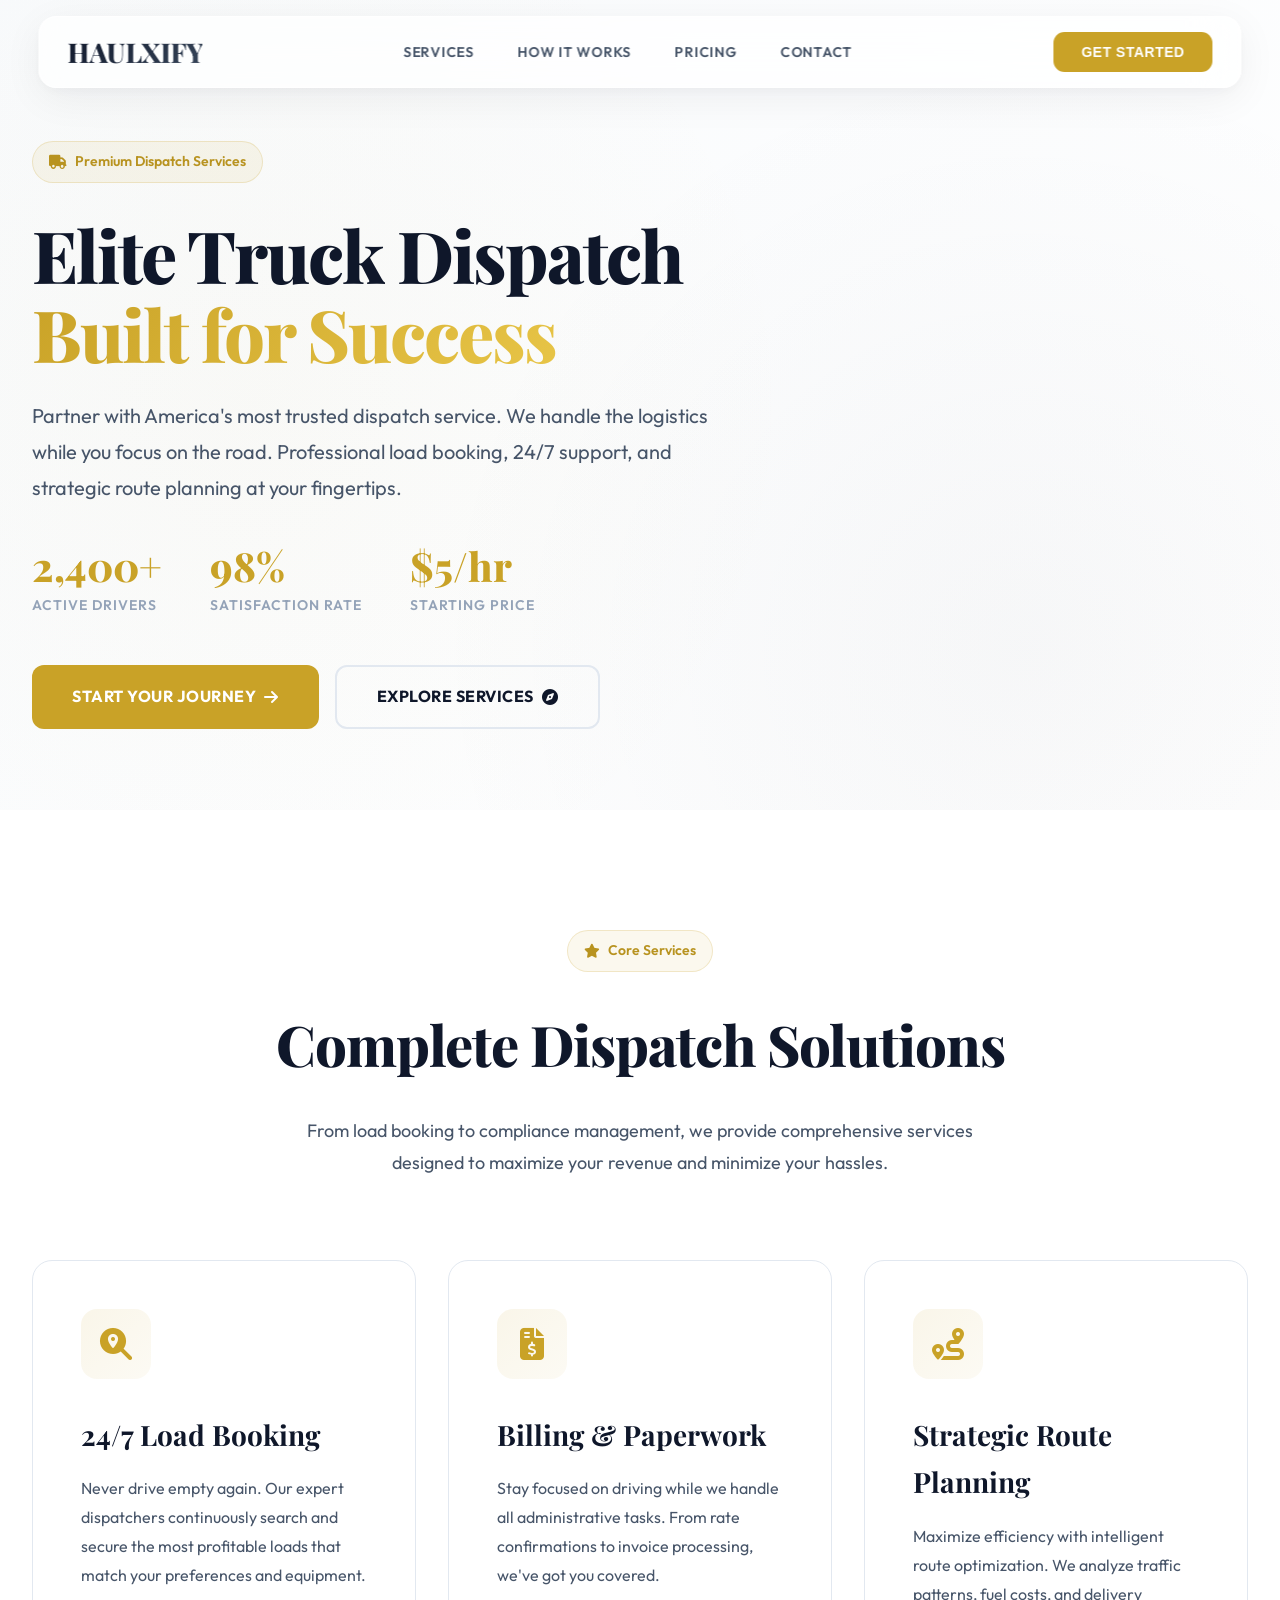
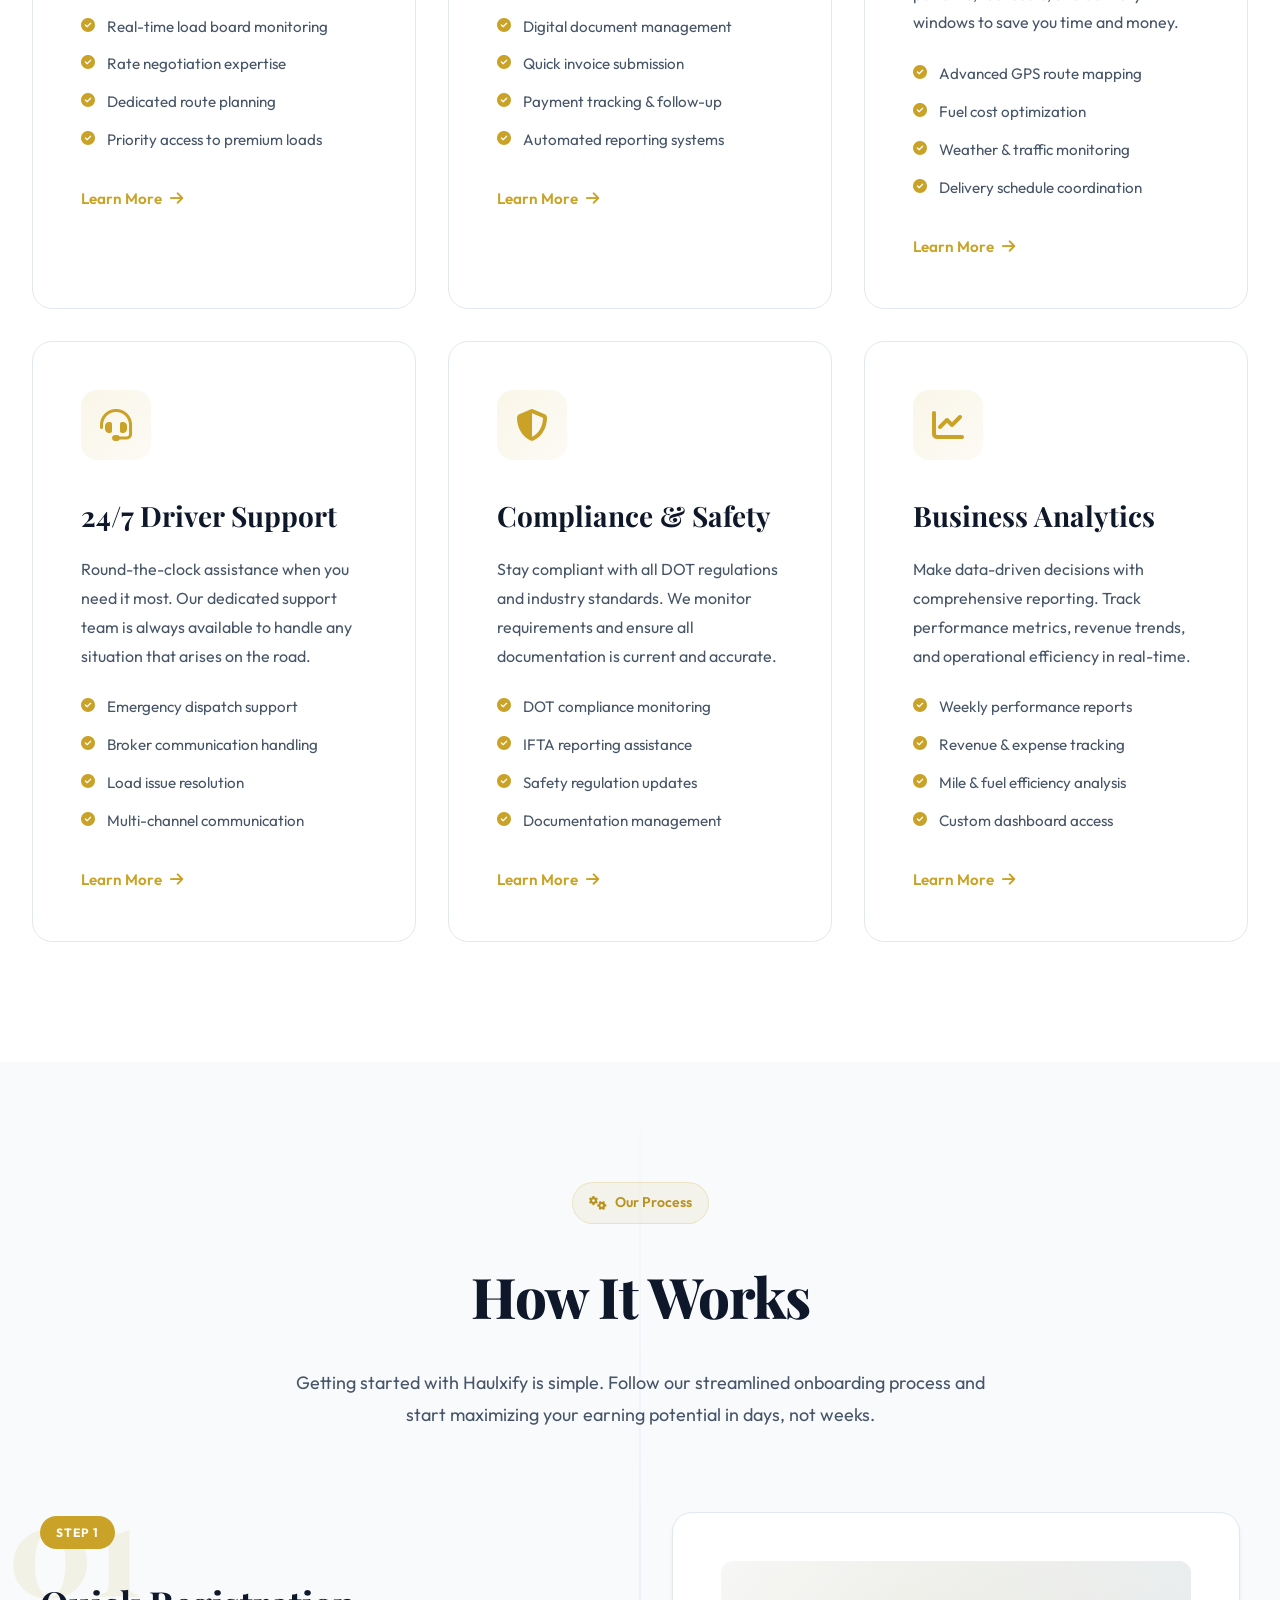
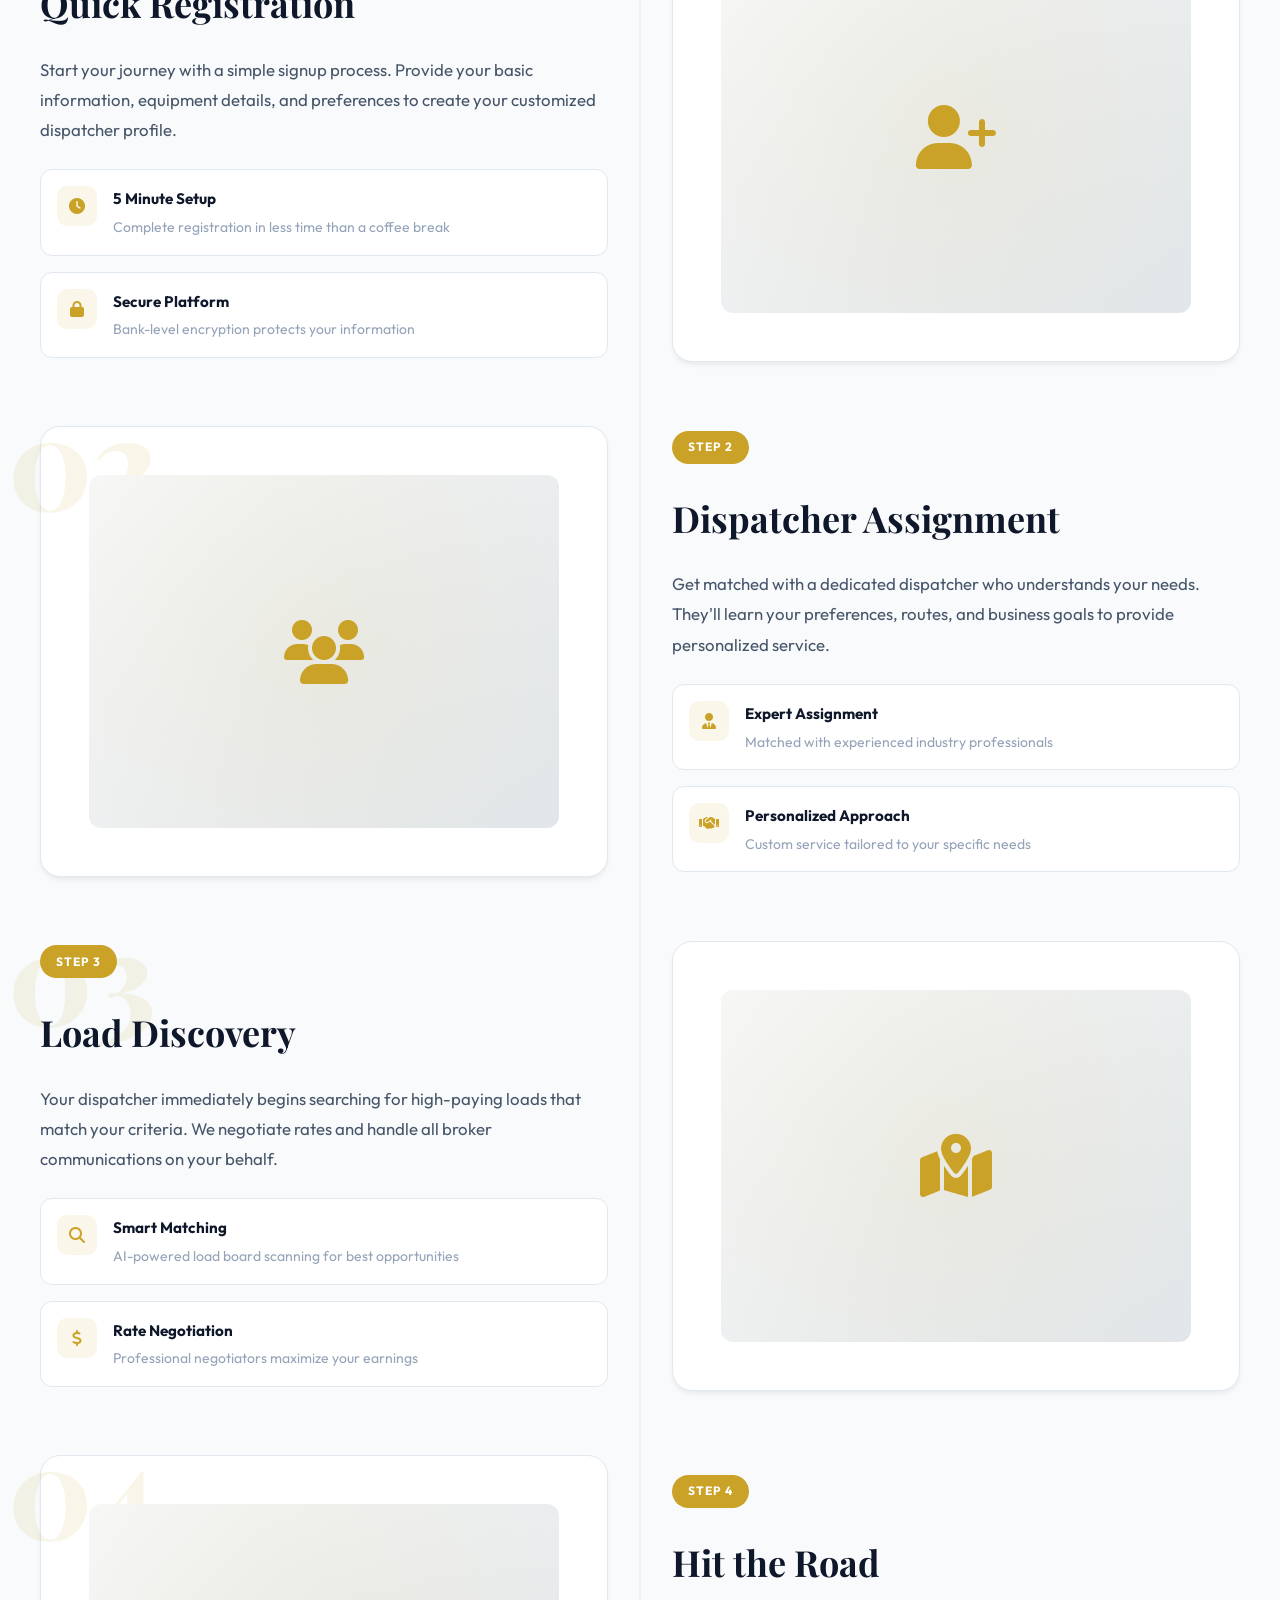
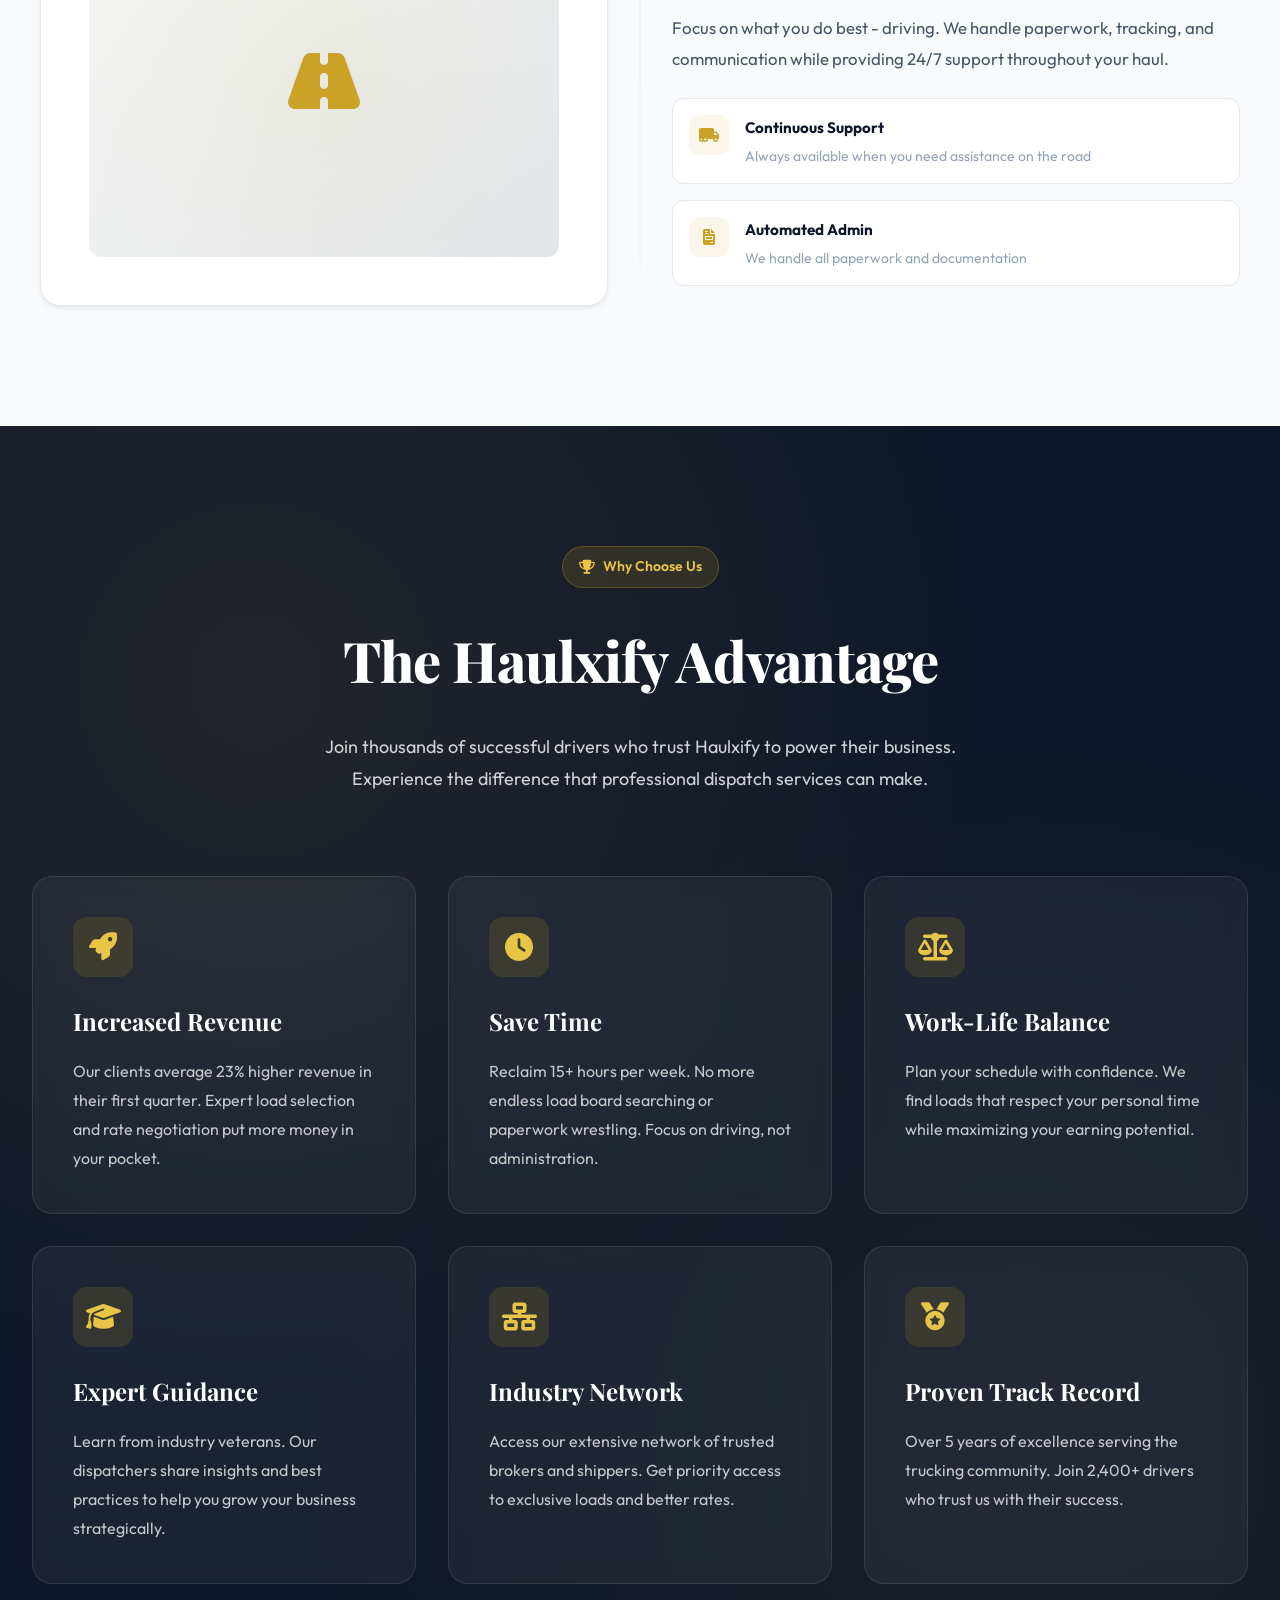
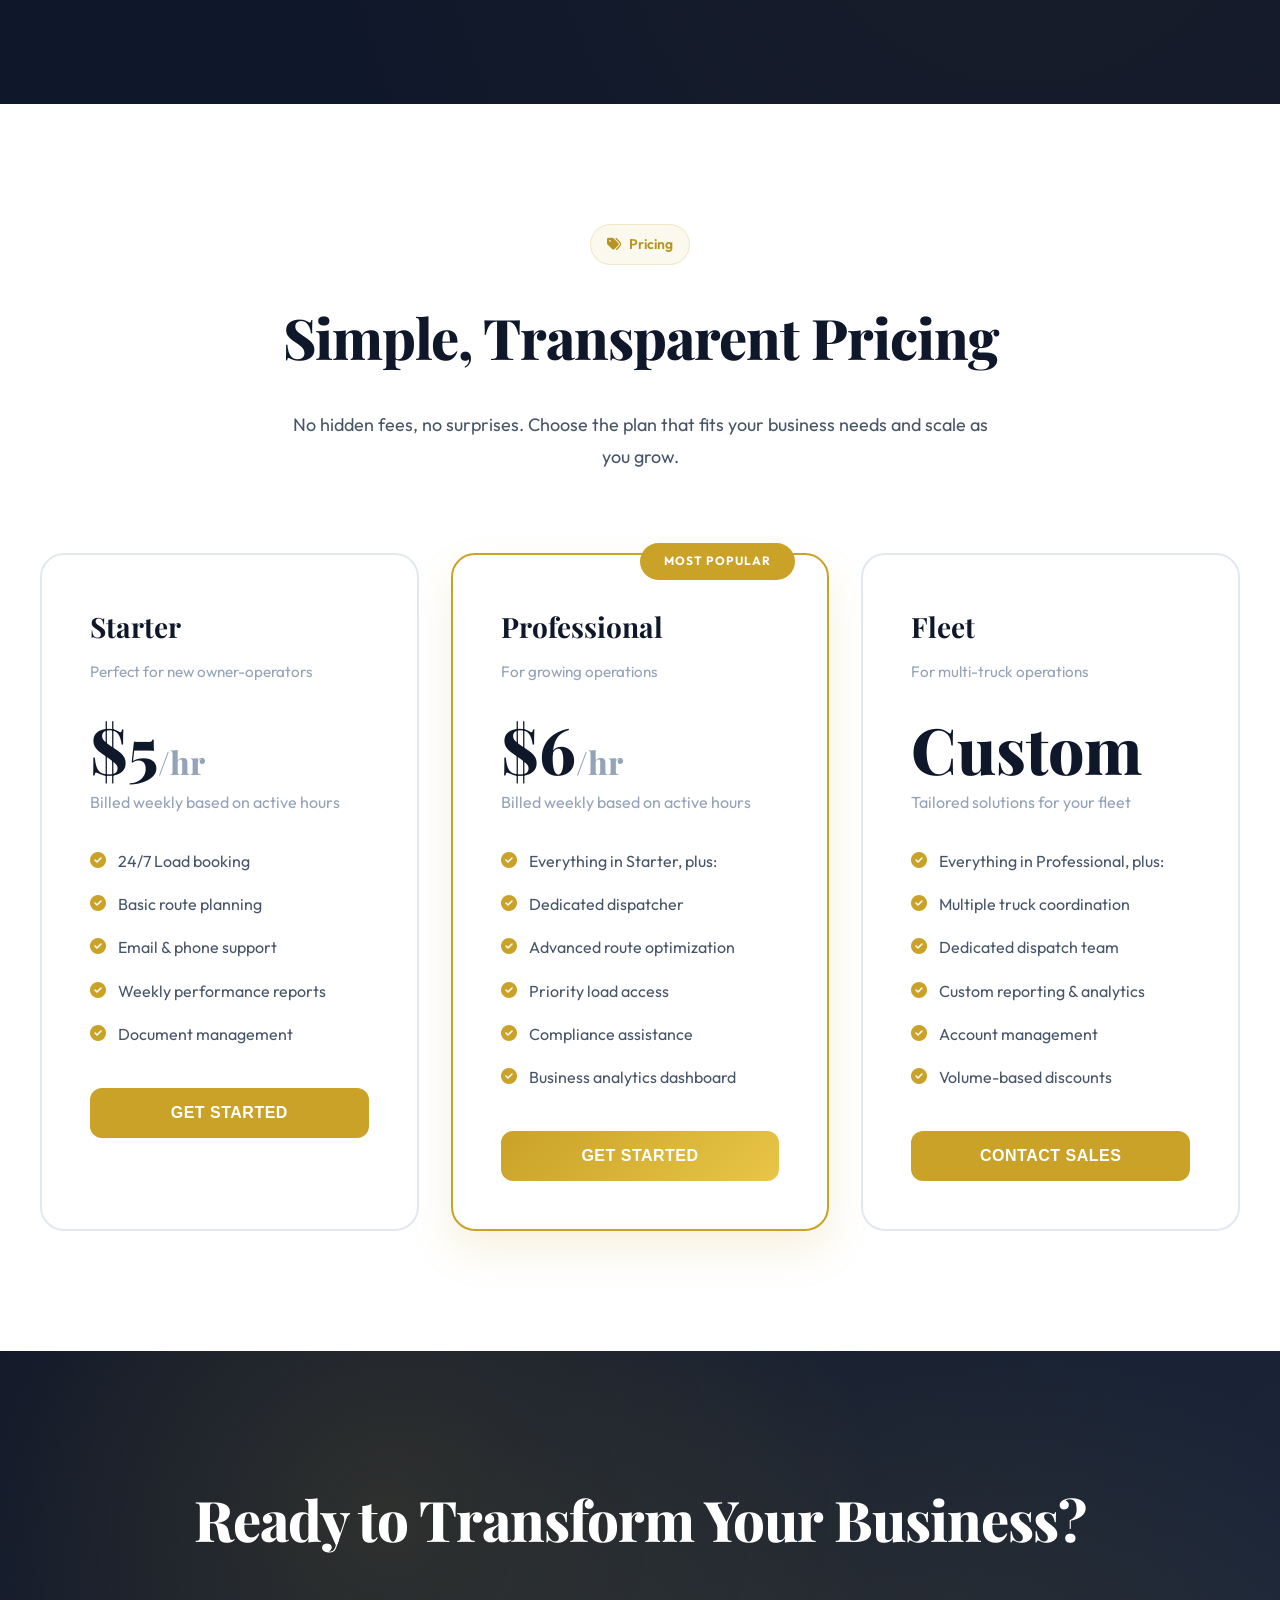
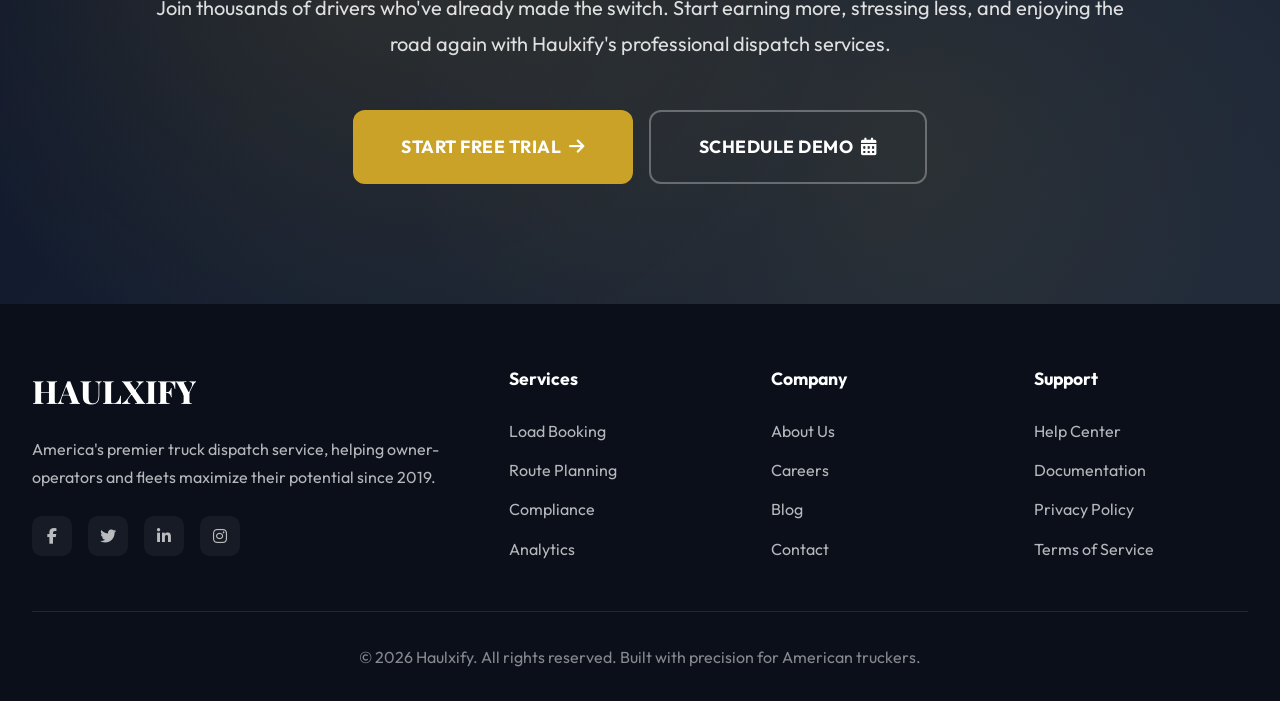
<file: truck-dispatch.html>
<!DOCTYPE html>
<html lang="en">
<head>
    <meta charset="UTF-8">
    <meta name="viewport" content="width=device-width, initial-scale=1.0">
    <title>Truck Dispatch Services | Haulxify</title>
    <link rel="icon" href="data:image/svg+xml,<svg xmlns=%22http://www.w3.org/2000/svg%22 viewBox=%220 0 100 100%22><rect width=%22100%22 height=%22100%22 rx=%2220%22 fill=%22%230d1929%22/><text x=%2250%25%22 y=%2255%25%22 dominant-baseline=%22middle%22 text-anchor=%22middle%22 font-family=%22Georgia, serif%22 font-weight=%22bold%22 font-size=%2265%22 fill=%22%23c9a227%22>H</text></svg>">
    
    <!-- Fonts -->
    <link rel="preconnect" href="https://fonts.googleapis.com">
    <link rel="preconnect" href="https://fonts.gstatic.com" crossorigin>
    <link href="https://fonts.googleapis.com/css2?family=Playfair+Display:wght@400;500;600;700;800&family=Outfit:wght@300;400;500;600;700;800&family=JetBrains+Mono:wght@400;500;600&display=swap" rel="stylesheet">
    <link rel="stylesheet" href="https://cdnjs.cloudflare.com/ajax/libs/font-awesome/6.4.0/css/all.min.css">
    
    <style>
        :root {
            --bg-body: #ffffff;
            --bg-section: #f8fafc;
            --bg-card: #ffffff;
            
            --primary-navy: #0f172a;
            --primary-accent: #1e293b;
            --primary-dark: #0a0f1a;
            
            --accent-gold: #c9a227;
            --accent-gold-dark: #b89320;
            --accent-gold-light: #e8c547;
            
            --text-main: #0f172a;
            --text-body: #475569;
            --text-muted: #94a3b8;
            
            --border-light: #e2e8f0;
            --shadow-card: 0 4px 6px -1px rgba(0, 0, 0, 0.05), 0 2px 4px -1px rgba(0, 0, 0, 0.03);
            --shadow-hover: 0 20px 25px -5px rgba(0, 0, 0, 0.1), 0 10px 10px -5px rgba(0, 0, 0, 0.04);
        }

        * {
            margin: 0;
            padding: 0;
            box-sizing: border-box;
        }

        body {
            font-family: 'Outfit', sans-serif;
            background: var(--bg-body);
            color: var(--text-body);
            line-height: 1.7;
            -webkit-font-smoothing: antialiased;
            overflow-x: hidden;
        }

        /* Navigation */
        .nav {
            position: fixed;
            top: 16px;
            left: 50%;
            transform: translateX(-50%);
            width: 94%;
            max-width: 1350px;
            height: 72px;
            padding: 0 1.75rem;
            display: flex;
            justify-content: space-between;
            align-items: center;
            z-index: 10000;
            background: rgba(255, 255, 255, 0.75);
            backdrop-filter: blur(24px) saturate(180%);
            box-shadow: 0 10px 40px rgba(15, 23, 42, 0.06), 0 4px 12px rgba(15, 23, 42, 0.03);
            border: 1px solid rgba(255, 255, 255, 0.85);
            border-radius: 18px;
            transition: all 0.45s cubic-bezier(0.4, 0, 0.2, 1);
        }

        .nav-logo {
            font-family: 'Playfair Display', serif;
            font-size: 1.7rem;
            font-weight: 800;
            text-transform: uppercase;
            letter-spacing: -0.5px;
            text-decoration: none;
            background: linear-gradient(135deg, #0f172a 0%, #334155 50%, #0f172a 100%);
            -webkit-background-clip: text;
            -webkit-text-fill-color: transparent;
            background-clip: text;
            background-size: 200% auto;
            transition: all 0.35s ease;
        }

        .nav-links {
            display: flex;
            gap: 0.5rem;
            list-style: none;
            align-items: center;
        }

        .nav-link {
            font-size: 0.875rem;
            font-weight: 600;
            color: #475569;
            text-decoration: none;
            text-transform: uppercase;
            letter-spacing: 0.75px;
            padding: 0.75rem 1.1rem;
            border-radius: 11px;
            transition: all 0.3s ease;
        }

        .nav-link:hover {
            color: var(--accent-gold);
            background: rgba(201, 162, 39, 0.06);
        }

        .nav-btn {
            background: var(--accent-gold);
            color: white;
            padding: 0.75rem 1.75rem;
            border-radius: 11px;
            font-weight: 600;
            text-transform: uppercase;
            letter-spacing: 0.5px;
            font-size: 0.875rem;
            border: none;
            cursor: pointer;
            transition: all 0.3s ease;
        }

        .nav-btn:hover {
            background: var(--accent-gold-dark);
            transform: translateY(-2px);
            box-shadow: 0 10px 20px rgba(201, 162, 39, 0.3);
        }

        /* Hero Section */
        .hero {
            min-height: 90vh;
            padding: 140px 2rem 80px;
            display: flex;
            align-items: center;
            position: relative;
            overflow: hidden;
            background: linear-gradient(135deg, #f8fafc 0%, #ffffff 100%);
        }

        .hero::before {
            content: '';
            position: absolute;
            top: 0;
            left: 0;
            right: 0;
            bottom: 0;
            background-image: 
                radial-gradient(circle at 20% 50%, rgba(201, 162, 39, 0.03) 0%, transparent 50%),
                radial-gradient(circle at 80% 80%, rgba(15, 23, 42, 0.03) 0%, transparent 50%);
            z-index: 0;
        }

        .hero-container {
            max-width: 1350px;
            margin: 0 auto;
            width: 100%;
            position: relative;
            z-index: 1;
        }

        .hero-content {
            max-width: 700px;
        }

        .hero-badge {
            display: inline-flex;
            align-items: center;
            gap: 0.5rem;
            padding: 0.5rem 1rem;
            background: rgba(201, 162, 39, 0.08);
            border: 1px solid rgba(201, 162, 39, 0.2);
            border-radius: 50px;
            font-size: 0.875rem;
            font-weight: 600;
            color: var(--accent-gold-dark);
            margin-bottom: 2rem;
            animation: fadeInUp 0.6s ease;
        }

        .hero-title {
            font-family: 'Playfair Display', serif;
            font-size: 4.5rem;
            font-weight: 800;
            line-height: 1.1;
            color: var(--primary-navy);
            margin-bottom: 1.5rem;
            letter-spacing: -2px;
            animation: fadeInUp 0.6s ease 0.1s backwards;
        }

        .hero-title .accent {
            background: linear-gradient(135deg, var(--accent-gold) 0%, var(--accent-gold-light) 100%);
            -webkit-background-clip: text;
            -webkit-text-fill-color: transparent;
            background-clip: text;
        }

        .hero-subtitle {
            font-size: 1.25rem;
            color: var(--text-body);
            margin-bottom: 2.5rem;
            line-height: 1.8;
            animation: fadeInUp 0.6s ease 0.2s backwards;
        }

        .hero-stats {
            display: flex;
            gap: 3rem;
            margin-bottom: 3rem;
            animation: fadeInUp 0.6s ease 0.3s backwards;
        }

        .hero-stat {
            display: flex;
            flex-direction: column;
        }

        .hero-stat-number {
            font-family: 'Playfair Display', serif;
            font-size: 2.5rem;
            font-weight: 800;
            color: var(--accent-gold);
            line-height: 1;
            margin-bottom: 0.5rem;
        }

        .hero-stat-label {
            font-size: 0.875rem;
            color: var(--text-muted);
            text-transform: uppercase;
            letter-spacing: 1px;
            font-weight: 600;
        }

        .hero-cta {
            display: flex;
            gap: 1rem;
            flex-wrap: wrap;
            animation: fadeInUp 0.6s ease 0.4s backwards;
        }

        .btn-primary {
            padding: 1rem 2.5rem;
            background: var(--accent-gold);
            color: white;
            border: none;
            border-radius: 12px;
            font-weight: 700;
            font-size: 1rem;
            text-transform: uppercase;
            letter-spacing: 0.5px;
            cursor: pointer;
            transition: all 0.3s ease;
            text-decoration: none;
            display: inline-flex;
            align-items: center;
            gap: 0.5rem;
        }

        .btn-primary:hover {
            background: var(--accent-gold-dark);
            transform: translateY(-3px);
            box-shadow: 0 15px 30px rgba(201, 162, 39, 0.4);
        }

        .btn-secondary {
            padding: 1rem 2.5rem;
            background: transparent;
            color: var(--primary-navy);
            border: 2px solid var(--border-light);
            border-radius: 12px;
            font-weight: 700;
            font-size: 1rem;
            text-transform: uppercase;
            letter-spacing: 0.5px;
            cursor: pointer;
            transition: all 0.3s ease;
            text-decoration: none;
            display: inline-flex;
            align-items: center;
            gap: 0.5rem;
        }

        .btn-secondary:hover {
            border-color: var(--accent-gold);
            color: var(--accent-gold);
            background: rgba(201, 162, 39, 0.05);
        }

        /* Services Grid */
        .services {
            padding: 120px 2rem;
            background: var(--bg-body);
        }

        .services-container {
            max-width: 1350px;
            margin: 0 auto;
        }

        .section-header {
            text-align: center;
            margin-bottom: 80px;
        }

        .section-badge {
            display: inline-flex;
            align-items: center;
            gap: 0.5rem;
            padding: 0.5rem 1rem;
            background: rgba(201, 162, 39, 0.08);
            border: 1px solid rgba(201, 162, 39, 0.2);
            border-radius: 50px;
            font-size: 0.875rem;
            font-weight: 600;
            color: var(--accent-gold-dark);
            margin-bottom: 1.5rem;
        }

        .section-title {
            font-family: 'Playfair Display', serif;
            font-size: 3.5rem;
            font-weight: 800;
            color: var(--primary-navy);
            margin-bottom: 1.5rem;
            letter-spacing: -1px;
        }

        .section-description {
            font-size: 1.125rem;
            color: var(--text-body);
            max-width: 700px;
            margin: 0 auto;
            line-height: 1.8;
        }

        .services-grid {
            display: grid;
            grid-template-columns: repeat(auto-fit, minmax(380px, 1fr));
            gap: 2rem;
        }

        .service-card {
            background: var(--bg-card);
            border: 1px solid var(--border-light);
            border-radius: 20px;
            padding: 3rem;
            transition: all 0.4s cubic-bezier(0.4, 0, 0.2, 1);
            position: relative;
            overflow: hidden;
        }

        .service-card::before {
            content: '';
            position: absolute;
            top: 0;
            left: 0;
            width: 100%;
            height: 4px;
            background: linear-gradient(90deg, var(--accent-gold), var(--accent-gold-light));
            transform: scaleX(0);
            transition: transform 0.4s ease;
        }

        .service-card:hover::before {
            transform: scaleX(1);
        }

        .service-card:hover {
            transform: translateY(-8px);
            box-shadow: var(--shadow-hover);
            border-color: rgba(201, 162, 39, 0.2);
        }

        .service-icon {
            width: 70px;
            height: 70px;
            background: linear-gradient(135deg, rgba(201, 162, 39, 0.1) 0%, rgba(201, 162, 39, 0.05) 100%);
            border-radius: 16px;
            display: flex;
            align-items: center;
            justify-content: center;
            margin-bottom: 2rem;
            font-size: 2rem;
            color: var(--accent-gold);
            transition: all 0.3s ease;
        }

        .service-card:hover .service-icon {
            background: var(--accent-gold);
            color: white;
            transform: scale(1.1) rotate(5deg);
        }

        .service-title {
            font-family: 'Playfair Display', serif;
            font-size: 1.75rem;
            font-weight: 700;
            color: var(--primary-navy);
            margin-bottom: 1rem;
        }

        .service-description {
            color: var(--text-body);
            line-height: 1.8;
            margin-bottom: 1.5rem;
        }

        .service-features {
            list-style: none;
            margin-bottom: 2rem;
        }

        .service-feature {
            display: flex;
            align-items: flex-start;
            gap: 0.75rem;
            margin-bottom: 0.75rem;
            color: var(--text-body);
            font-size: 0.95rem;
        }

        .service-feature i {
            color: var(--accent-gold);
            margin-top: 0.25rem;
            font-size: 0.875rem;
        }

        .service-link {
            display: inline-flex;
            align-items: center;
            gap: 0.5rem;
            color: var(--accent-gold);
            font-weight: 600;
            text-decoration: none;
            font-size: 0.95rem;
            transition: all 0.3s ease;
        }

        .service-link:hover {
            gap: 0.75rem;
        }

        /* Process Section */
        .process {
            padding: 120px 2rem;
            background: var(--bg-section);
            position: relative;
            overflow: hidden;
        }

        .process::before {
            content: '';
            position: absolute;
            top: 0;
            left: 50%;
            width: 1px;
            height: 100%;
            background: linear-gradient(180deg, transparent 0%, var(--border-light) 20%, var(--border-light) 80%, transparent 100%);
            transform: translateX(-50%);
        }

        .process-container {
            max-width: 1200px;
            margin: 0 auto;
            position: relative;
        }

        .process-steps {
            display: flex;
            flex-direction: column;
            gap: 4rem;
            margin-top: 60px;
        }

        .process-step {
            display: grid;
            grid-template-columns: 1fr 1fr;
            gap: 4rem;
            align-items: center;
            position: relative;
        }

        .process-step:nth-child(even) .process-step-content {
            order: 2;
        }

        .process-step:nth-child(even) .process-step-visual {
            order: 1;
        }

        .process-step-number {
            font-family: 'Playfair Display', serif;
            font-size: 8rem;
            font-weight: 800;
            color: rgba(201, 162, 39, 0.1);
            line-height: 1;
            position: absolute;
            top: -2rem;
            left: -2rem;
            z-index: 0;
        }

        .process-step-content {
            position: relative;
            z-index: 1;
        }

        .process-step-label {
            display: inline-block;
            padding: 0.4rem 1rem;
            background: var(--accent-gold);
            color: white;
            border-radius: 50px;
            font-size: 0.75rem;
            font-weight: 700;
            text-transform: uppercase;
            letter-spacing: 1px;
            margin-bottom: 1.5rem;
        }

        .process-step-title {
            font-family: 'Playfair Display', serif;
            font-size: 2.25rem;
            font-weight: 700;
            color: var(--primary-navy);
            margin-bottom: 1.25rem;
        }

        .process-step-description {
            color: var(--text-body);
            line-height: 1.8;
            font-size: 1.05rem;
            margin-bottom: 1.5rem;
        }

        .process-step-details {
            display: grid;
            gap: 1rem;
        }

        .process-detail {
            display: flex;
            align-items: flex-start;
            gap: 1rem;
            padding: 1rem;
            background: white;
            border-radius: 12px;
            border: 1px solid var(--border-light);
        }

        .process-detail-icon {
            width: 40px;
            height: 40px;
            background: rgba(201, 162, 39, 0.1);
            border-radius: 10px;
            display: flex;
            align-items: center;
            justify-content: center;
            color: var(--accent-gold);
            flex-shrink: 0;
        }

        .process-detail-text h5 {
            font-weight: 700;
            color: var(--primary-navy);
            margin-bottom: 0.25rem;
            font-size: 0.95rem;
        }

        .process-detail-text p {
            color: var(--text-muted);
            font-size: 0.875rem;
            line-height: 1.6;
        }

        .process-step-visual {
            background: white;
            border-radius: 20px;
            padding: 3rem;
            border: 1px solid var(--border-light);
            box-shadow: var(--shadow-card);
        }

        .visual-mockup {
            width: 100%;
            aspect-ratio: 4/3;
            background: linear-gradient(135deg, #f8fafc 0%, #e2e8f0 100%);
            border-radius: 12px;
            display: flex;
            align-items: center;
            justify-content: center;
            font-size: 4rem;
            color: var(--accent-gold);
            position: relative;
            overflow: hidden;
        }

        .visual-mockup::before {
            content: '';
            position: absolute;
            top: -50%;
            left: -50%;
            width: 200%;
            height: 200%;
            background: radial-gradient(circle, rgba(201, 162, 39, 0.1) 0%, transparent 70%);
            animation: pulse 4s ease-in-out infinite;
        }

        /* Benefits Section */
        .benefits {
            padding: 120px 2rem;
            background: var(--primary-navy);
            color: white;
            position: relative;
            overflow: hidden;
        }

        .benefits::before {
            content: '';
            position: absolute;
            top: 0;
            left: 0;
            right: 0;
            bottom: 0;
            background-image: 
                radial-gradient(circle at 20% 20%, rgba(201, 162, 39, 0.1) 0%, transparent 50%),
                radial-gradient(circle at 80% 80%, rgba(201, 162, 39, 0.05) 0%, transparent 50%);
        }

        .benefits-container {
            max-width: 1350px;
            margin: 0 auto;
            position: relative;
            z-index: 1;
        }

        .benefits .section-badge {
            background: rgba(201, 162, 39, 0.15);
            border-color: rgba(201, 162, 39, 0.3);
            color: var(--accent-gold-light);
        }

        .benefits .section-title {
            color: white;
        }

        .benefits .section-description {
            color: rgba(255, 255, 255, 0.8);
        }

        .benefits-grid {
            display: grid;
            grid-template-columns: repeat(auto-fit, minmax(300px, 1fr));
            gap: 2rem;
            margin-top: 60px;
        }

        .benefit-card {
            background: rgba(255, 255, 255, 0.05);
            backdrop-filter: blur(10px);
            border: 1px solid rgba(255, 255, 255, 0.1);
            border-radius: 20px;
            padding: 2.5rem;
            transition: all 0.4s ease;
        }

        .benefit-card:hover {
            background: rgba(255, 255, 255, 0.08);
            border-color: rgba(201, 162, 39, 0.3);
            transform: translateY(-8px);
        }

        .benefit-icon {
            width: 60px;
            height: 60px;
            background: rgba(201, 162, 39, 0.15);
            border-radius: 14px;
            display: flex;
            align-items: center;
            justify-content: center;
            font-size: 1.75rem;
            color: var(--accent-gold-light);
            margin-bottom: 1.5rem;
        }

        .benefit-title {
            font-family: 'Playfair Display', serif;
            font-size: 1.5rem;
            font-weight: 700;
            color: white;
            margin-bottom: 1rem;
        }

        .benefit-description {
            color: rgba(255, 255, 255, 0.75);
            line-height: 1.8;
        }

        /* Pricing Section */
        .pricing {
            padding: 120px 2rem;
            background: var(--bg-body);
        }

        .pricing-container {
            max-width: 1200px;
            margin: 0 auto;
        }

        .pricing-cards {
            display: grid;
            grid-template-columns: repeat(auto-fit, minmax(350px, 1fr));
            gap: 2rem;
            margin-top: 60px;
        }

        .pricing-card {
            background: white;
            border: 2px solid var(--border-light);
            border-radius: 24px;
            padding: 3rem;
            position: relative;
            transition: all 0.4s ease;
        }

        .pricing-card.featured {
            border-color: var(--accent-gold);
            box-shadow: 0 20px 40px rgba(201, 162, 39, 0.15);
            transform: scale(1.05);
        }

        .pricing-card:hover {
            transform: translateY(-8px);
            box-shadow: var(--shadow-hover);
        }

        .pricing-badge {
            position: absolute;
            top: -12px;
            right: 2rem;
            background: var(--accent-gold);
            color: white;
            padding: 0.5rem 1.5rem;
            border-radius: 50px;
            font-size: 0.75rem;
            font-weight: 700;
            text-transform: uppercase;
            letter-spacing: 1px;
        }

        .pricing-header {
            margin-bottom: 2rem;
        }

        .pricing-name {
            font-family: 'Playfair Display', serif;
            font-size: 1.75rem;
            font-weight: 700;
            color: var(--primary-navy);
            margin-bottom: 0.5rem;
        }

        .pricing-tagline {
            color: var(--text-muted);
            font-size: 0.95rem;
        }

        .pricing-price {
            margin: 2rem 0;
        }

        .pricing-amount {
            font-family: 'Playfair Display', serif;
            font-size: 4rem;
            font-weight: 800;
            color: var(--primary-navy);
            line-height: 1;
        }

        .pricing-amount span {
            font-size: 2rem;
            color: var(--text-muted);
        }

        .pricing-period {
            color: var(--text-muted);
            font-size: 1rem;
            margin-top: 0.5rem;
        }

        .pricing-features {
            list-style: none;
            margin-bottom: 2.5rem;
        }

        .pricing-feature {
            display: flex;
            align-items: flex-start;
            gap: 0.75rem;
            margin-bottom: 1rem;
            color: var(--text-body);
        }

        .pricing-feature i {
            color: var(--accent-gold);
            margin-top: 0.25rem;
        }

        .pricing-cta {
            width: 100%;
            padding: 1rem;
            background: var(--accent-gold);
            color: white;
            border: none;
            border-radius: 12px;
            font-weight: 700;
            font-size: 1rem;
            text-transform: uppercase;
            letter-spacing: 0.5px;
            cursor: pointer;
            transition: all 0.3s ease;
        }

        .pricing-cta:hover {
            background: var(--accent-gold-dark);
            transform: translateY(-2px);
            box-shadow: 0 10px 20px rgba(201, 162, 39, 0.3);
        }

        .pricing-card.featured .pricing-cta {
            background: linear-gradient(135deg, var(--accent-gold) 0%, var(--accent-gold-light) 100%);
        }

        /* CTA Section */
        .cta {
            padding: 120px 2rem;
            background: linear-gradient(135deg, var(--primary-navy) 0%, var(--primary-accent) 100%);
            position: relative;
            overflow: hidden;
        }

        .cta::before {
            content: '';
            position: absolute;
            top: 0;
            left: 0;
            right: 0;
            bottom: 0;
            background-image: 
                radial-gradient(circle at 30% 30%, rgba(201, 162, 39, 0.15) 0%, transparent 50%),
                radial-gradient(circle at 70% 70%, rgba(201, 162, 39, 0.1) 0%, transparent 50%);
        }

        .cta-container {
            max-width: 1000px;
            margin: 0 auto;
            text-align: center;
            position: relative;
            z-index: 1;
        }

        .cta-title {
            font-family: 'Playfair Display', serif;
            font-size: 3.5rem;
            font-weight: 800;
            color: white;
            margin-bottom: 1.5rem;
            letter-spacing: -1px;
        }

        .cta-description {
            font-size: 1.25rem;
            color: rgba(255, 255, 255, 0.85);
            margin-bottom: 3rem;
            line-height: 1.8;
        }

        .cta-buttons {
            display: flex;
            gap: 1rem;
            justify-content: center;
            flex-wrap: wrap;
        }

        .cta-button-primary {
            padding: 1.25rem 3rem;
            background: var(--accent-gold);
            color: white;
            border: none;
            border-radius: 12px;
            font-weight: 700;
            font-size: 1.1rem;
            text-transform: uppercase;
            letter-spacing: 0.5px;
            cursor: pointer;
            transition: all 0.3s ease;
            text-decoration: none;
            display: inline-flex;
            align-items: center;
            gap: 0.5rem;
        }

        .cta-button-primary:hover {
            background: var(--accent-gold-light);
            transform: translateY(-3px);
            box-shadow: 0 15px 35px rgba(201, 162, 39, 0.5);
        }

        .cta-button-secondary {
            padding: 1.25rem 3rem;
            background: transparent;
            color: white;
            border: 2px solid rgba(255, 255, 255, 0.3);
            border-radius: 12px;
            font-weight: 700;
            font-size: 1.1rem;
            text-transform: uppercase;
            letter-spacing: 0.5px;
            cursor: pointer;
            transition: all 0.3s ease;
            text-decoration: none;
            display: inline-flex;
            align-items: center;
            gap: 0.5rem;
        }

        .cta-button-secondary:hover {
            border-color: var(--accent-gold);
            background: rgba(201, 162, 39, 0.1);
        }

        /* Footer */
        .footer {
            background: var(--primary-dark);
            color: rgba(255, 255, 255, 0.7);
            padding: 60px 2rem 30px;
        }

        .footer-container {
            max-width: 1350px;
            margin: 0 auto;
            display: grid;
            grid-template-columns: 2fr 1fr 1fr 1fr;
            gap: 3rem;
            margin-bottom: 3rem;
        }

        .footer-brand h3 {
            font-family: 'Playfair Display', serif;
            font-size: 2rem;
            font-weight: 800;
            color: white;
            margin-bottom: 1rem;
        }

        .footer-brand p {
            margin-bottom: 1.5rem;
            line-height: 1.8;
        }

        .footer-social {
            display: flex;
            gap: 1rem;
        }

        .social-link {
            width: 40px;
            height: 40px;
            background: rgba(255, 255, 255, 0.05);
            border-radius: 10px;
            display: flex;
            align-items: center;
            justify-content: center;
            color: rgba(255, 255, 255, 0.7);
            transition: all 0.3s ease;
            text-decoration: none;
        }

        .social-link:hover {
            background: var(--accent-gold);
            color: white;
        }

        .footer-section h4 {
            color: white;
            font-weight: 700;
            margin-bottom: 1.5rem;
            font-size: 1.1rem;
        }

        .footer-links {
            list-style: none;
            display: flex;
            flex-direction: column;
            gap: 0.75rem;
        }

        .footer-link {
            color: rgba(255, 255, 255, 0.7);
            text-decoration: none;
            transition: all 0.3s ease;
            display: inline-block;
        }

        .footer-link:hover {
            color: var(--accent-gold);
            transform: translateX(4px);
        }

        .footer-bottom {
            padding-top: 2rem;
            border-top: 1px solid rgba(255, 255, 255, 0.1);
            text-align: center;
            color: rgba(255, 255, 255, 0.5);
        }

        /* Animations */
        @keyframes fadeInUp {
            from {
                opacity: 0;
                transform: translateY(30px);
            }
            to {
                opacity: 1;
                transform: translateY(0);
            }
        }

        @keyframes pulse {
            0%, 100% { transform: translate(-50%, -50%) scale(1); }
            50% { transform: translate(-50%, -50%) scale(1.1); }
        }

        /* Responsive */
        @media (max-width: 1024px) {
            .hero-title { font-size: 3.5rem; }
            .section-title { font-size: 2.75rem; }
            .process-step { grid-template-columns: 1fr; gap: 2rem; }
            .process-step:nth-child(even) .process-step-content,
            .process-step:nth-child(even) .process-step-visual {
                order: initial;
            }
            .footer-container { grid-template-columns: repeat(2, 1fr); }
        }

        @media (max-width: 768px) {
            .nav { width: 96%; padding: 0 1rem; }
            .nav-links { display: none; }
            .hero { padding: 100px 1.5rem 60px; }
            .hero-title { font-size: 2.5rem; }
            .hero-stats { flex-direction: column; gap: 1.5rem; }
            .services-grid { grid-template-columns: 1fr; }
            .benefits-grid { grid-template-columns: 1fr; }
            .pricing-cards { grid-template-columns: 1fr; }
            .pricing-card.featured { transform: scale(1); }
            .footer-container { grid-template-columns: 1fr; }
            .cta-title { font-size: 2.5rem; }
        }

        /* Smooth Scroll Reveal */
        .reveal {
            opacity: 0;
            transform: translateY(50px);
            transition: all 0.8s cubic-bezier(0.4, 0, 0.2, 1);
        }

        .reveal.active {
            opacity: 1;
            transform: translateY(0);
        }
    </style>
</head>
<body>
    <!-- Navigation -->
    <nav class="nav">
        <a href="#" class="nav-logo">HAULXIFY</a>
        <ul class="nav-links">
            <li><a href="#services" class="nav-link">Services</a></li>
            <li><a href="#process" class="nav-link">How It Works</a></li>
            <li><a href="#pricing" class="nav-link">Pricing</a></li>
            <li><a href="#contact" class="nav-link">Contact</a></li>
        </ul>
        <button class="nav-btn">Get Started</button>
    </nav>

    <!-- Hero Section -->
    <section class="hero">
        <div class="hero-container">
            <div class="hero-content">
                <div class="hero-badge">
                    <i class="fas fa-truck"></i>
                    <span>Premium Dispatch Services</span>
                </div>
                <h1 class="hero-title">
                    Elite Truck Dispatch <span class="accent">Built for Success</span>
                </h1>
                <p class="hero-subtitle">
                    Partner with America's most trusted dispatch service. We handle the logistics while you focus on the road. Professional load booking, 24/7 support, and strategic route planning at your fingertips.
                </p>
                <div class="hero-stats">
                    <div class="hero-stat">
                        <div class="hero-stat-number">2,400+</div>
                        <div class="hero-stat-label">Active Drivers</div>
                    </div>
                    <div class="hero-stat">
                        <div class="hero-stat-number">98%</div>
                        <div class="hero-stat-label">Satisfaction Rate</div>
                    </div>
                    <div class="hero-stat">
                        <div class="hero-stat-number">$5/hr</div>
                        <div class="hero-stat-label">Starting Price</div>
                    </div>
                </div>
                <div class="hero-cta">
                    <a href="#pricing" class="btn-primary">
                        Start Your Journey
                        <i class="fas fa-arrow-right"></i>
                    </a>
                    <a href="#services" class="btn-secondary">
                        Explore Services
                        <i class="fas fa-compass"></i>
                    </a>
                </div>
            </div>
        </div>
    </section>

    <!-- Services Section -->
    <section class="services" id="services">
        <div class="services-container">
            <div class="section-header reveal">
                <div class="section-badge">
                    <i class="fas fa-star"></i>
                    <span>Core Services</span>
                </div>
                <h2 class="section-title">Complete Dispatch Solutions</h2>
                <p class="section-description">
                    From load booking to compliance management, we provide comprehensive services designed to maximize your revenue and minimize your hassles.
                </p>
            </div>

            <div class="services-grid">
                <div class="service-card reveal">
                    <div class="service-icon">
                        <i class="fas fa-search-location"></i>
                    </div>
                    <h3 class="service-title">24/7 Load Booking</h3>
                    <p class="service-description">
                        Never drive empty again. Our expert dispatchers continuously search and secure the most profitable loads that match your preferences and equipment.
                    </p>
                    <ul class="service-features">
                        <li class="service-feature">
                            <i class="fas fa-check-circle"></i>
                            <span>Real-time load board monitoring</span>
                        </li>
                        <li class="service-feature">
                            <i class="fas fa-check-circle"></i>
                            <span>Rate negotiation expertise</span>
                        </li>
                        <li class="service-feature">
                            <i class="fas fa-check-circle"></i>
                            <span>Dedicated route planning</span>
                        </li>
                        <li class="service-feature">
                            <i class="fas fa-check-circle"></i>
                            <span>Priority access to premium loads</span>
                        </li>
                    </ul>
                    <a href="#" class="service-link">
                        Learn More
                        <i class="fas fa-arrow-right"></i>
                    </a>
                </div>

                <div class="service-card reveal">
                    <div class="service-icon">
                        <i class="fas fa-file-invoice-dollar"></i>
                    </div>
                    <h3 class="service-title">Billing & Paperwork</h3>
                    <p class="service-description">
                        Stay focused on driving while we handle all administrative tasks. From rate confirmations to invoice processing, we've got you covered.
                    </p>
                    <ul class="service-features">
                        <li class="service-feature">
                            <i class="fas fa-check-circle"></i>
                            <span>Digital document management</span>
                        </li>
                        <li class="service-feature">
                            <i class="fas fa-check-circle"></i>
                            <span>Quick invoice submission</span>
                        </li>
                        <li class="service-feature">
                            <i class="fas fa-check-circle"></i>
                            <span>Payment tracking & follow-up</span>
                        </li>
                        <li class="service-feature">
                            <i class="fas fa-check-circle"></i>
                            <span>Automated reporting systems</span>
                        </li>
                    </ul>
                    <a href="#" class="service-link">
                        Learn More
                        <i class="fas fa-arrow-right"></i>
                    </a>
                </div>

                <div class="service-card reveal">
                    <div class="service-icon">
                        <i class="fas fa-route"></i>
                    </div>
                    <h3 class="service-title">Strategic Route Planning</h3>
                    <p class="service-description">
                        Maximize efficiency with intelligent route optimization. We analyze traffic patterns, fuel costs, and delivery windows to save you time and money.
                    </p>
                    <ul class="service-features">
                        <li class="service-feature">
                            <i class="fas fa-check-circle"></i>
                            <span>Advanced GPS route mapping</span>
                        </li>
                        <li class="service-feature">
                            <i class="fas fa-check-circle"></i>
                            <span>Fuel cost optimization</span>
                        </li>
                        <li class="service-feature">
                            <i class="fas fa-check-circle"></i>
                            <span>Weather & traffic monitoring</span>
                        </li>
                        <li class="service-feature">
                            <i class="fas fa-check-circle"></i>
                            <span>Delivery schedule coordination</span>
                        </li>
                    </ul>
                    <a href="#" class="service-link">
                        Learn More
                        <i class="fas fa-arrow-right"></i>
                    </a>
                </div>

                <div class="service-card reveal">
                    <div class="service-icon">
                        <i class="fas fa-headset"></i>
                    </div>
                    <h3 class="service-title">24/7 Driver Support</h3>
                    <p class="service-description">
                        Round-the-clock assistance when you need it most. Our dedicated support team is always available to handle any situation that arises on the road.
                    </p>
                    <ul class="service-features">
                        <li class="service-feature">
                            <i class="fas fa-check-circle"></i>
                            <span>Emergency dispatch support</span>
                        </li>
                        <li class="service-feature">
                            <i class="fas fa-check-circle"></i>
                            <span>Broker communication handling</span>
                        </li>
                        <li class="service-feature">
                            <i class="fas fa-check-circle"></i>
                            <span>Load issue resolution</span>
                        </li>
                        <li class="service-feature">
                            <i class="fas fa-check-circle"></i>
                            <span>Multi-channel communication</span>
                        </li>
                    </ul>
                    <a href="#" class="service-link">
                        Learn More
                        <i class="fas fa-arrow-right"></i>
                    </a>
                </div>

                <div class="service-card reveal">
                    <div class="service-icon">
                        <i class="fas fa-shield-alt"></i>
                    </div>
                    <h3 class="service-title">Compliance & Safety</h3>
                    <p class="service-description">
                        Stay compliant with all DOT regulations and industry standards. We monitor requirements and ensure all documentation is current and accurate.
                    </p>
                    <ul class="service-features">
                        <li class="service-feature">
                            <i class="fas fa-check-circle"></i>
                            <span>DOT compliance monitoring</span>
                        </li>
                        <li class="service-feature">
                            <i class="fas fa-check-circle"></i>
                            <span>IFTA reporting assistance</span>
                        </li>
                        <li class="service-feature">
                            <i class="fas fa-check-circle"></i>
                            <span>Safety regulation updates</span>
                        </li>
                        <li class="service-feature">
                            <i class="fas fa-check-circle"></i>
                            <span>Documentation management</span>
                        </li>
                    </ul>
                    <a href="#" class="service-link">
                        Learn More
                        <i class="fas fa-arrow-right"></i>
                    </a>
                </div>

                <div class="service-card reveal">
                    <div class="service-icon">
                        <i class="fas fa-chart-line"></i>
                    </div>
                    <h3 class="service-title">Business Analytics</h3>
                    <p class="service-description">
                        Make data-driven decisions with comprehensive reporting. Track performance metrics, revenue trends, and operational efficiency in real-time.
                    </p>
                    <ul class="service-features">
                        <li class="service-feature">
                            <i class="fas fa-check-circle"></i>
                            <span>Weekly performance reports</span>
                        </li>
                        <li class="service-feature">
                            <i class="fas fa-check-circle"></i>
                            <span>Revenue & expense tracking</span>
                        </li>
                        <li class="service-feature">
                            <i class="fas fa-check-circle"></i>
                            <span>Mile & fuel efficiency analysis</span>
                        </li>
                        <li class="service-feature">
                            <i class="fas fa-check-circle"></i>
                            <span>Custom dashboard access</span>
                        </li>
                    </ul>
                    <a href="#" class="service-link">
                        Learn More
                        <i class="fas fa-arrow-right"></i>
                    </a>
                </div>
            </div>
        </div>
    </section>

    <!-- Process Section -->
    <section class="process" id="process">
        <div class="process-container">
            <div class="section-header reveal">
                <div class="section-badge">
                    <i class="fas fa-cogs"></i>
                    <span>Our Process</span>
                </div>
                <h2 class="section-title">How It Works</h2>
                <p class="section-description">
                    Getting started with Haulxify is simple. Follow our streamlined onboarding process and start maximizing your earning potential in days, not weeks.
                </p>
            </div>

            <div class="process-steps">
                <div class="process-step reveal">
                    <div class="process-step-number">01</div>
                    <div class="process-step-content">
                        <div class="process-step-label">Step 1</div>
                        <h3 class="process-step-title">Quick Registration</h3>
                        <p class="process-step-description">
                            Start your journey with a simple signup process. Provide your basic information, equipment details, and preferences to create your customized dispatcher profile.
                        </p>
                        <div class="process-step-details">
                            <div class="process-detail">
                                <div class="process-detail-icon">
                                    <i class="fas fa-clock"></i>
                                </div>
                                <div class="process-detail-text">
                                    <h5>5 Minute Setup</h5>
                                    <p>Complete registration in less time than a coffee break</p>
                                </div>
                            </div>
                            <div class="process-detail">
                                <div class="process-detail-icon">
                                    <i class="fas fa-lock"></i>
                                </div>
                                <div class="process-detail-text">
                                    <h5>Secure Platform</h5>
                                    <p>Bank-level encryption protects your information</p>
                                </div>
                            </div>
                        </div>
                    </div>
                    <div class="process-step-visual">
                        <div class="visual-mockup">
                            <i class="fas fa-user-plus"></i>
                        </div>
                    </div>
                </div>

                <div class="process-step reveal">
                    <div class="process-step-number">02</div>
                    <div class="process-step-content">
                        <div class="process-step-label">Step 2</div>
                        <h3 class="process-step-title">Dispatcher Assignment</h3>
                        <p class="process-step-description">
                            Get matched with a dedicated dispatcher who understands your needs. They'll learn your preferences, routes, and business goals to provide personalized service.
                        </p>
                        <div class="process-step-details">
                            <div class="process-detail">
                                <div class="process-detail-icon">
                                    <i class="fas fa-user-tie"></i>
                                </div>
                                <div class="process-detail-text">
                                    <h5>Expert Assignment</h5>
                                    <p>Matched with experienced industry professionals</p>
                                </div>
                            </div>
                            <div class="process-detail">
                                <div class="process-detail-icon">
                                    <i class="fas fa-handshake"></i>
                                </div>
                                <div class="process-detail-text">
                                    <h5>Personalized Approach</h5>
                                    <p>Custom service tailored to your specific needs</p>
                                </div>
                            </div>
                        </div>
                    </div>
                    <div class="process-step-visual">
                        <div class="visual-mockup">
                            <i class="fas fa-users"></i>
                        </div>
                    </div>
                </div>

                <div class="process-step reveal">
                    <div class="process-step-number">03</div>
                    <div class="process-step-content">
                        <div class="process-step-label">Step 3</div>
                        <h3 class="process-step-title">Load Discovery</h3>
                        <p class="process-step-description">
                            Your dispatcher immediately begins searching for high-paying loads that match your criteria. We negotiate rates and handle all broker communications on your behalf.
                        </p>
                        <div class="process-step-details">
                            <div class="process-detail">
                                <div class="process-detail-icon">
                                    <i class="fas fa-search"></i>
                                </div>
                                <div class="process-detail-text">
                                    <h5>Smart Matching</h5>
                                    <p>AI-powered load board scanning for best opportunities</p>
                                </div>
                            </div>
                            <div class="process-detail">
                                <div class="process-detail-icon">
                                    <i class="fas fa-dollar-sign"></i>
                                </div>
                                <div class="process-detail-text">
                                    <h5>Rate Negotiation</h5>
                                    <p>Professional negotiators maximize your earnings</p>
                                </div>
                            </div>
                        </div>
                    </div>
                    <div class="process-step-visual">
                        <div class="visual-mockup">
                            <i class="fas fa-map-marked-alt"></i>
                        </div>
                    </div>
                </div>

                <div class="process-step reveal">
                    <div class="process-step-number">04</div>
                    <div class="process-step-content">
                        <div class="process-step-label">Step 4</div>
                        <h3 class="process-step-title">Hit the Road</h3>
                        <p class="process-step-description">
                            Focus on what you do best - driving. We handle paperwork, tracking, and communication while providing 24/7 support throughout your haul.
                        </p>
                        <div class="process-step-details">
                            <div class="process-detail">
                                <div class="process-detail-icon">
                                    <i class="fas fa-truck-moving"></i>
                                </div>
                                <div class="process-detail-text">
                                    <h5>Continuous Support</h5>
                                    <p>Always available when you need assistance on the road</p>
                                </div>
                            </div>
                            <div class="process-detail">
                                <div class="process-detail-icon">
                                    <i class="fas fa-file-invoice"></i>
                                </div>
                                <div class="process-detail-text">
                                    <h5>Automated Admin</h5>
                                    <p>We handle all paperwork and documentation</p>
                                </div>
                            </div>
                        </div>
                    </div>
                    <div class="process-step-visual">
                        <div class="visual-mockup">
                            <i class="fas fa-road"></i>
                        </div>
                    </div>
                </div>
            </div>
        </div>
    </section>

    <!-- Benefits Section -->
    <section class="benefits">
        <div class="benefits-container">
            <div class="section-header reveal">
                <div class="section-badge">
                    <i class="fas fa-trophy"></i>
                    <span>Why Choose Us</span>
                </div>
                <h2 class="section-title">The Haulxify Advantage</h2>
                <p class="section-description">
                    Join thousands of successful drivers who trust Haulxify to power their business. Experience the difference that professional dispatch services can make.
                </p>
            </div>

            <div class="benefits-grid">
                <div class="benefit-card reveal">
                    <div class="benefit-icon">
                        <i class="fas fa-rocket"></i>
                    </div>
                    <h3 class="benefit-title">Increased Revenue</h3>
                    <p class="benefit-description">
                        Our clients average 23% higher revenue in their first quarter. Expert load selection and rate negotiation put more money in your pocket.
                    </p>
                </div>

                <div class="benefit-card reveal">
                    <div class="benefit-icon">
                        <i class="fas fa-clock"></i>
                    </div>
                    <h3 class="benefit-title">Save Time</h3>
                    <p class="benefit-description">
                        Reclaim 15+ hours per week. No more endless load board searching or paperwork wrestling. Focus on driving, not administration.
                    </p>
                </div>

                <div class="benefit-card reveal">
                    <div class="benefit-icon">
                        <i class="fas fa-balance-scale"></i>
                    </div>
                    <h3 class="benefit-title">Work-Life Balance</h3>
                    <p class="benefit-description">
                        Plan your schedule with confidence. We find loads that respect your personal time while maximizing your earning potential.
                    </p>
                </div>

                <div class="benefit-card reveal">
                    <div class="benefit-icon">
                        <i class="fas fa-graduation-cap"></i>
                    </div>
                    <h3 class="benefit-title">Expert Guidance</h3>
                    <p class="benefit-description">
                        Learn from industry veterans. Our dispatchers share insights and best practices to help you grow your business strategically.
                    </p>
                </div>

                <div class="benefit-card reveal">
                    <div class="benefit-icon">
                        <i class="fas fa-network-wired"></i>
                    </div>
                    <h3 class="benefit-title">Industry Network</h3>
                    <p class="benefit-description">
                        Access our extensive network of trusted brokers and shippers. Get priority access to exclusive loads and better rates.
                    </p>
                </div>

                <div class="benefit-card reveal">
                    <div class="benefit-icon">
                        <i class="fas fa-medal"></i>
                    </div>
                    <h3 class="benefit-title">Proven Track Record</h3>
                    <p class="benefit-description">
                        Over 5 years of excellence serving the trucking community. Join 2,400+ drivers who trust us with their success.
                    </p>
                </div>
            </div>
        </div>
    </section>

    <!-- Pricing Section -->
    <section class="pricing" id="pricing">
        <div class="pricing-container">
            <div class="section-header reveal">
                <div class="section-badge">
                    <i class="fas fa-tags"></i>
                    <span>Pricing</span>
                </div>
                <h2 class="section-title">Simple, Transparent Pricing</h2>
                <p class="section-description">
                    No hidden fees, no surprises. Choose the plan that fits your business needs and scale as you grow.
                </p>
            </div>

            <div class="pricing-cards">
                <div class="pricing-card reveal">
                    <div class="pricing-header">
                        <h3 class="pricing-name">Starter</h3>
                        <p class="pricing-tagline">Perfect for new owner-operators</p>
                    </div>
                    <div class="pricing-price">
                        <div class="pricing-amount">$5<span>/hr</span></div>
                        <p class="pricing-period">Billed weekly based on active hours</p>
                    </div>
                    <ul class="pricing-features">
                        <li class="pricing-feature">
                            <i class="fas fa-check-circle"></i>
                            <span>24/7 Load booking</span>
                        </li>
                        <li class="pricing-feature">
                            <i class="fas fa-check-circle"></i>
                            <span>Basic route planning</span>
                        </li>
                        <li class="pricing-feature">
                            <i class="fas fa-check-circle"></i>
                            <span>Email & phone support</span>
                        </li>
                        <li class="pricing-feature">
                            <i class="fas fa-check-circle"></i>
                            <span>Weekly performance reports</span>
                        </li>
                        <li class="pricing-feature">
                            <i class="fas fa-check-circle"></i>
                            <span>Document management</span>
                        </li>
                    </ul>
                    <button class="pricing-cta">Get Started</button>
                </div>

                <div class="pricing-card featured reveal">
                    <div class="pricing-badge">Most Popular</div>
                    <div class="pricing-header">
                        <h3 class="pricing-name">Professional</h3>
                        <p class="pricing-tagline">For growing operations</p>
                    </div>
                    <div class="pricing-price">
                        <div class="pricing-amount">$6<span>/hr</span></div>
                        <p class="pricing-period">Billed weekly based on active hours</p>
                    </div>
                    <ul class="pricing-features">
                        <li class="pricing-feature">
                            <i class="fas fa-check-circle"></i>
                            <span>Everything in Starter, plus:</span>
                        </li>
                        <li class="pricing-feature">
                            <i class="fas fa-check-circle"></i>
                            <span>Dedicated dispatcher</span>
                        </li>
                        <li class="pricing-feature">
                            <i class="fas fa-check-circle"></i>
                            <span>Advanced route optimization</span>
                        </li>
                        <li class="pricing-feature">
                            <i class="fas fa-check-circle"></i>
                            <span>Priority load access</span>
                        </li>
                        <li class="pricing-feature">
                            <i class="fas fa-check-circle"></i>
                            <span>Compliance assistance</span>
                        </li>
                        <li class="pricing-feature">
                            <i class="fas fa-check-circle"></i>
                            <span>Business analytics dashboard</span>
                        </li>
                    </ul>
                    <button class="pricing-cta">Get Started</button>
                </div>

                <div class="pricing-card reveal">
                    <div class="pricing-header">
                        <h3 class="pricing-name">Fleet</h3>
                        <p class="pricing-tagline">For multi-truck operations</p>
                    </div>
                    <div class="pricing-price">
                        <div class="pricing-amount">Custom</div>
                        <p class="pricing-period">Tailored solutions for your fleet</p>
                    </div>
                    <ul class="pricing-features">
                        <li class="pricing-feature">
                            <i class="fas fa-check-circle"></i>
                            <span>Everything in Professional, plus:</span>
                        </li>
                        <li class="pricing-feature">
                            <i class="fas fa-check-circle"></i>
                            <span>Multiple truck coordination</span>
                        </li>
                        <li class="pricing-feature">
                            <i class="fas fa-check-circle"></i>
                            <span>Dedicated dispatch team</span>
                        </li>
                        <li class="pricing-feature">
                            <i class="fas fa-check-circle"></i>
                            <span>Custom reporting & analytics</span>
                        </li>
                        <li class="pricing-feature">
                            <i class="fas fa-check-circle"></i>
                            <span>Account management</span>
                        </li>
                        <li class="pricing-feature">
                            <i class="fas fa-check-circle"></i>
                            <span>Volume-based discounts</span>
                        </li>
                    </ul>
                    <button class="pricing-cta">Contact Sales</button>
                </div>
            </div>
        </div>
    </section>

    <!-- CTA Section -->
    <section class="cta" id="contact">
        <div class="cta-container">
            <h2 class="cta-title">Ready to Transform Your Business?</h2>
            <p class="cta-description">
                Join thousands of drivers who've already made the switch. Start earning more, stressing less, and enjoying the road again with Haulxify's professional dispatch services.
            </p>
            <div class="cta-buttons">
                <a href="#" class="cta-button-primary">
                    Start Free Trial
                    <i class="fas fa-arrow-right"></i>
                </a>
                <a href="#" class="cta-button-secondary">
                    Schedule Demo
                    <i class="fas fa-calendar-alt"></i>
                </a>
            </div>
        </div>
    </section>

    <!-- Footer -->
    <footer class="footer">
        <div class="footer-container">
            <div class="footer-brand">
                <h3>HAULXIFY</h3>
                <p>America's premier truck dispatch service, helping owner-operators and fleets maximize their potential since 2019.</p>
                <div class="footer-social">
                    <a href="#" class="social-link"><i class="fab fa-facebook-f"></i></a>
                    <a href="#" class="social-link"><i class="fab fa-twitter"></i></a>
                    <a href="#" class="social-link"><i class="fab fa-linkedin-in"></i></a>
                    <a href="#" class="social-link"><i class="fab fa-instagram"></i></a>
                </div>
            </div>
            <div class="footer-section">
                <h4>Services</h4>
                <ul class="footer-links">
                    <li><a href="#" class="footer-link">Load Booking</a></li>
                    <li><a href="#" class="footer-link">Route Planning</a></li>
                    <li><a href="#" class="footer-link">Compliance</a></li>
                    <li><a href="#" class="footer-link">Analytics</a></li>
                </ul>
            </div>
            <div class="footer-section">
                <h4>Company</h4>
                <ul class="footer-links">
                    <li><a href="#" class="footer-link">About Us</a></li>
                    <li><a href="#" class="footer-link">Careers</a></li>
                    <li><a href="#" class="footer-link">Blog</a></li>
                    <li><a href="#" class="footer-link">Contact</a></li>
                </ul>
            </div>
            <div class="footer-section">
                <h4>Support</h4>
                <ul class="footer-links">
                    <li><a href="#" class="footer-link">Help Center</a></li>
                    <li><a href="#" class="footer-link">Documentation</a></li>
                    <li><a href="#" class="footer-link">Privacy Policy</a></li>
                    <li><a href="#" class="footer-link">Terms of Service</a></li>
                </ul>
            </div>
        </div>
        <div class="footer-bottom">
            <p>&copy; 2026 Haulxify. All rights reserved. Built with precision for American truckers.</p>
        </div>
    </footer>

    <script>
        // Smooth scroll reveal animation
        function revealOnScroll() {
            const reveals = document.querySelectorAll('.reveal');
            
            reveals.forEach(element => {
                const windowHeight = window.innerHeight;
                const elementTop = element.getBoundingClientRect().top;
                const elementVisible = 100;
                
                if (elementTop < windowHeight - elementVisible) {
                    element.classList.add('active');
                }
            });
        }

        window.addEventListener('scroll', revealOnScroll);
        window.addEventListener('load', revealOnScroll);

        // Smooth scroll for anchor links
        document.querySelectorAll('a[href^="#"]').forEach(anchor => {
            anchor.addEventListener('click', function (e) {
                e.preventDefault();
                const target = document.querySelector(this.getAttribute('href'));
                if (target) {
                    target.scrollIntoView({
                        behavior: 'smooth',
                        block: 'start'
                    });
                }
            });
        });

        // Add parallax effect to hero section
        window.addEventListener('scroll', () => {
            const scrolled = window.pageYOffset;
            const hero = document.querySelector('.hero');
            if (hero) {
                hero.style.transform = `translateY(${scrolled * 0.5}px)`;
            }
        });
    </script>
</body>
</html>
</file>
